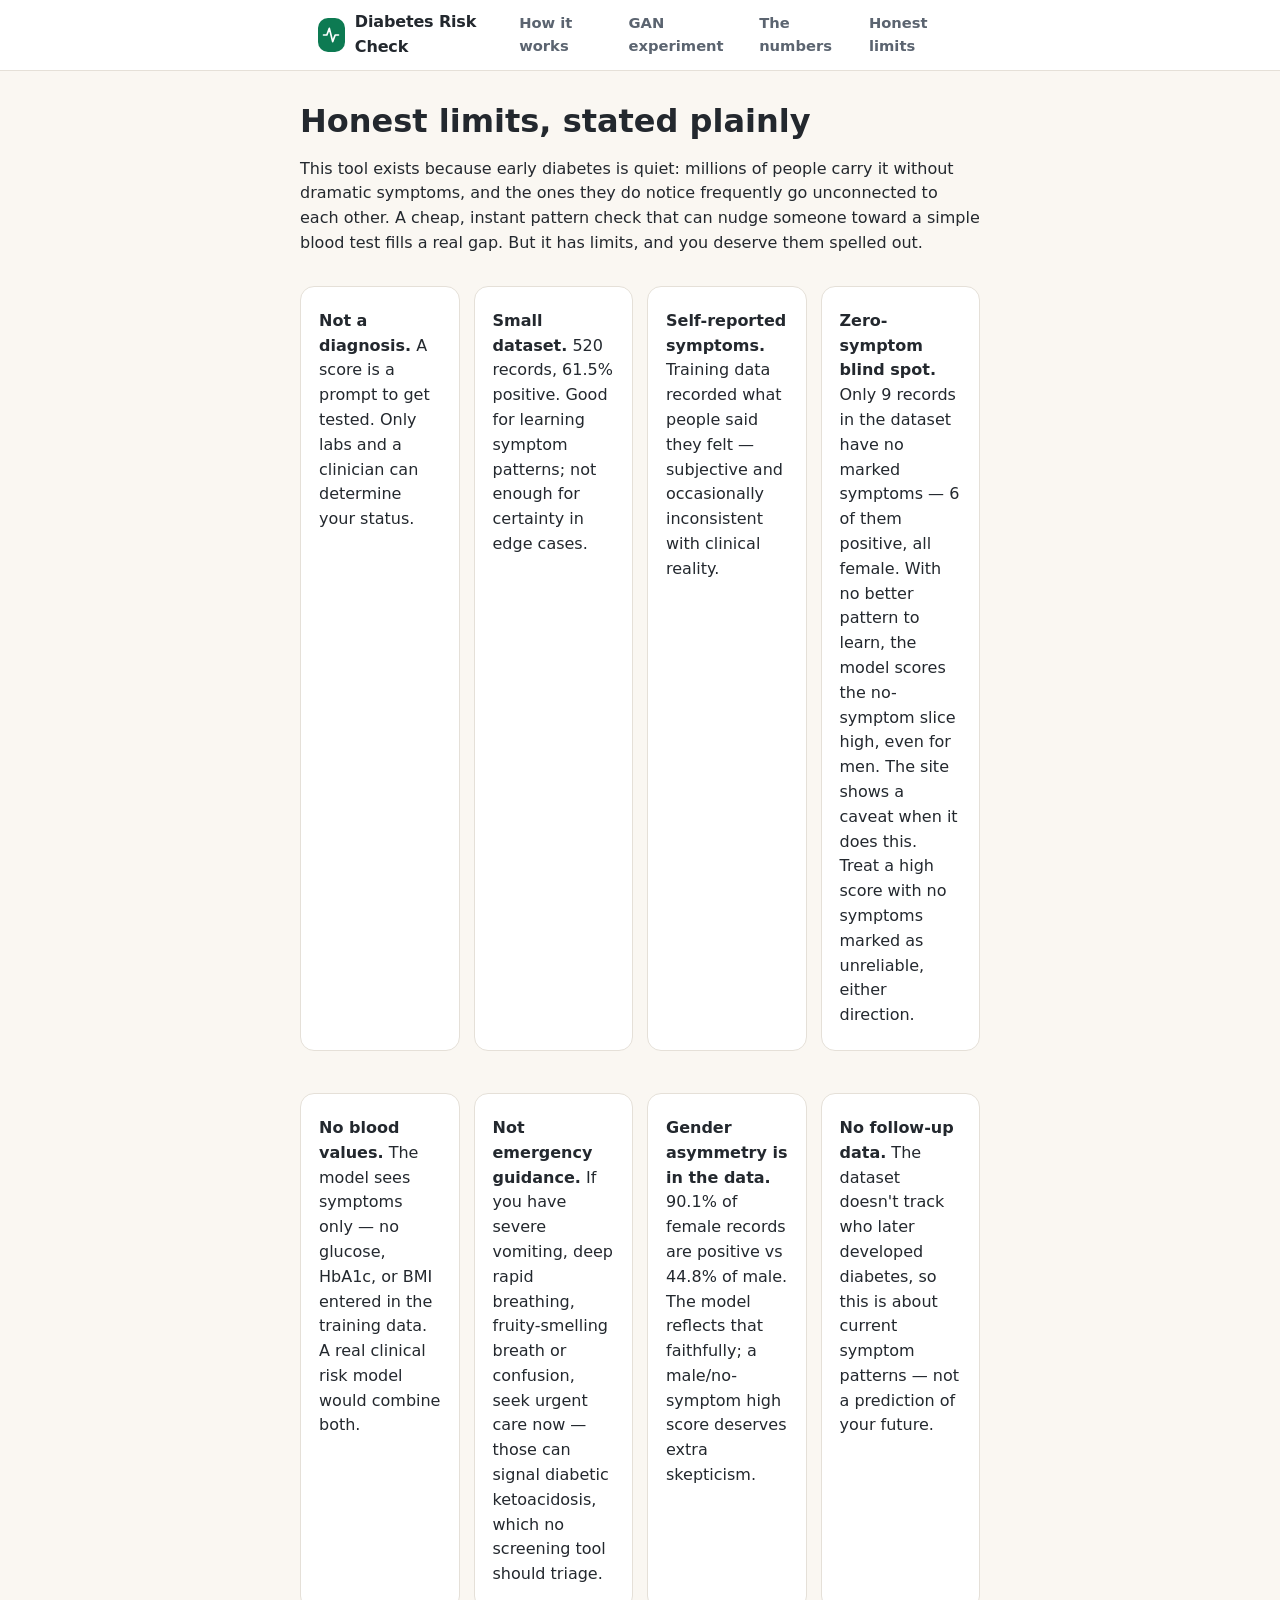
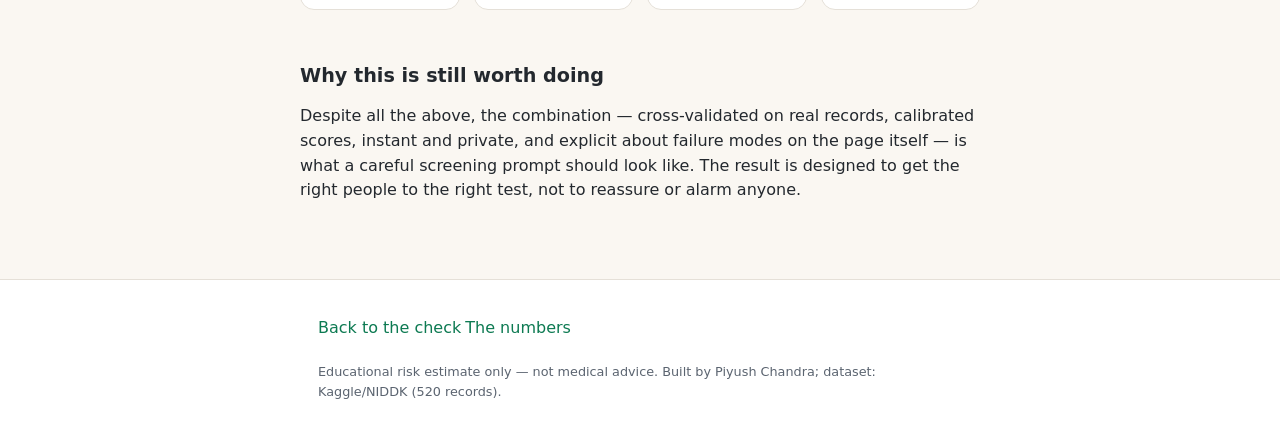
<file: about.html>
<!DOCTYPE html>
<html lang="en">
<head>
<meta charset="utf-8" />
<meta http-equiv="Content-Security-Policy" content="default-src 'self'; script-src 'self'; style-src 'self' 'sha256-YqTIkzn98IchRnLlFIm5povRb4Go0cYF7+3inkD3mM4='; img-src 'self'; font-src 'self'; connect-src 'self'; object-src 'none'; base-uri 'self'" />
<meta name="viewport" content="width=device-width, initial-scale=1" />
<title>Honest limits | Diabetes Risk Check</title>
<meta name="description" content="Why diabetes screening matters, how this ML model was built, and its honest limits: 520 records, self-reported symptoms, not a diagnosis." />
<meta name="keywords" content="diabetes screening importance, machine learning limitations, health AI honest limits, type 2 diabetes risk" />
<link rel="canonical" href="https://diabetes-risk.vercel.app/about" />
<meta property="og:type" content="article" />
<meta property="og:title" content="Honest limits — diabetes risk screening" />
<meta property="og:description" content="Why screening matters, how the model was built, and where it is not trustworthy." />
<meta property="og:url" content="https://diabetes-risk.vercel.app/about" />
<meta property="og:image" content="https://diabetes-risk.vercel.app/og.png" />
<meta name="twitter:card" content="summary_large_image" />
<link rel="icon" href="/favicon.97d865ca.svg" type="image/svg+xml" />
<link rel="stylesheet" href="/styles.c6fb2b03.css" />
<script type="application/ld+json">
{
  "@context": "https://schema.org",
  "@type": "MedicalWebPage",
  "name": "Honest limits — diabetes risk screening",
  "description": "Why diabetes screening matters, how the model was built, and its documented limitations.",
  "disclaimer": "Educational risk estimate only — not a medical diagnosis."
}
</script>
<style>
.prose-block { background: var(--bg-soft); border: 1px solid var(--border); border-radius: var(--radius); padding: 6px 18px; margin: 14px 0; }
.cards { display: grid; gap: 14px; }
@media (min-width: 640px) { .cards { grid-template-columns: repeat(4, 1fr); } }
.sr-only { position: absolute; width: 1px; height: 1px; overflow: hidden; clip: rect(0 0 0 0); }
</style>
</head>
<body>
<header class="site-header">
  <div class="wrap header-inner">
    <a class="brand" href="/"><span class="brand-mark" aria-hidden="true"><svg viewBox="0 0 24 24" width="20" height="20" fill="none" stroke="currentColor" stroke-width="2" stroke-linecap="round" stroke-linejoin="round"><path d="M3 12h4l3-8 4 16 3-8h4"/></svg></span><span class="brand-text"><strong>Diabetes Risk Check</strong></span></a>
    <nav class="site-nav" aria-label="Site"><a href="/how">How it works</a><a href="/gan">GAN experiment</a><a href="/summary">The numbers</a><a href="/about">Honest limits</a></nav>
  </div>
</header>
<main class="wrap prose-page">
  <h1>Honest limits, stated plainly</h1>
  <p>This tool exists because early diabetes is quiet: millions of people carry it without dramatic symptoms, and the ones they do notice frequently go unconnected to each other. A cheap, instant pattern check that can nudge someone toward a simple blood test fills a real gap. But it has limits, and you deserve them spelled out.</p>
  <div class="cards">
    <div class="prose-block"><p><strong>Not a diagnosis.</strong> A score is a prompt to get tested. Only labs and a clinician can determine your status.</p></div>
    <div class="prose-block"><p><strong>Small dataset.</strong> 520 records, 61.5% positive. Good for learning symptom patterns; not enough for certainty in edge cases.</p></div>
    <div class="prose-block"><p><strong>Self-reported symptoms.</strong> Training data recorded what people said they felt — subjective and occasionally inconsistent with clinical reality.</p></div>
    <div class="prose-block"><p><strong>Zero-symptom blind spot.</strong> Only 9 records in the dataset have no marked symptoms — 6 of them positive, all female. With no better pattern to learn, the model scores the no-symptom slice high, even for men. The site shows a caveat when it does this. Treat a high score with no symptoms marked as unreliable, either direction.</p></div>
    <div class="prose-block"><p><strong>No blood values.</strong> The model sees symptoms only — no glucose, HbA1c, or BMI entered in the training data. A real clinical risk model would combine both.</p></div>
    <div class="prose-block"><p><strong>Not emergency guidance.</strong> If you have severe vomiting, deep rapid breathing, fruity-smelling breath or confusion, seek urgent care now — those can signal diabetic ketoacidosis, which no screening tool should triage.</p></div>
    <div class="prose-block"><p><strong>Gender asymmetry is in the data.</strong> 90.1% of female records are positive vs 44.8% of male. The model reflects that faithfully; a male/no-symptom high score deserves extra skepticism.</p></div>
    <div class="prose-block"><p><strong>No follow-up data.</strong> The dataset doesn't track who later developed diabetes, so this is about current symptom patterns — not a prediction of your future.</p></div>
  </div>
  <div class="section-head"><h2>Why this is still worth doing</h2></div>
  <p>Despite all the above, the combination — cross-validated on real records, calibrated scores, instant and private, and explicit about failure modes on the page itself — is what a careful screening prompt should look like. The result is designed to get the right people to the right test, not to reassure or alarm anyone.</p>
</main>
<footer class="site-footer"><div class="wrap footer-inner">
  <nav class="footer-nav"><a href="/">Back to the check</a><a href="/summary">The numbers</a></nav>
  <p class="footer-disclaimer">Educational risk estimate only — not medical advice. Built by Piyush Chandra; dataset: Kaggle/NIDDK (520 records).</p>
</div></footer>
</body>
</html>
</file>
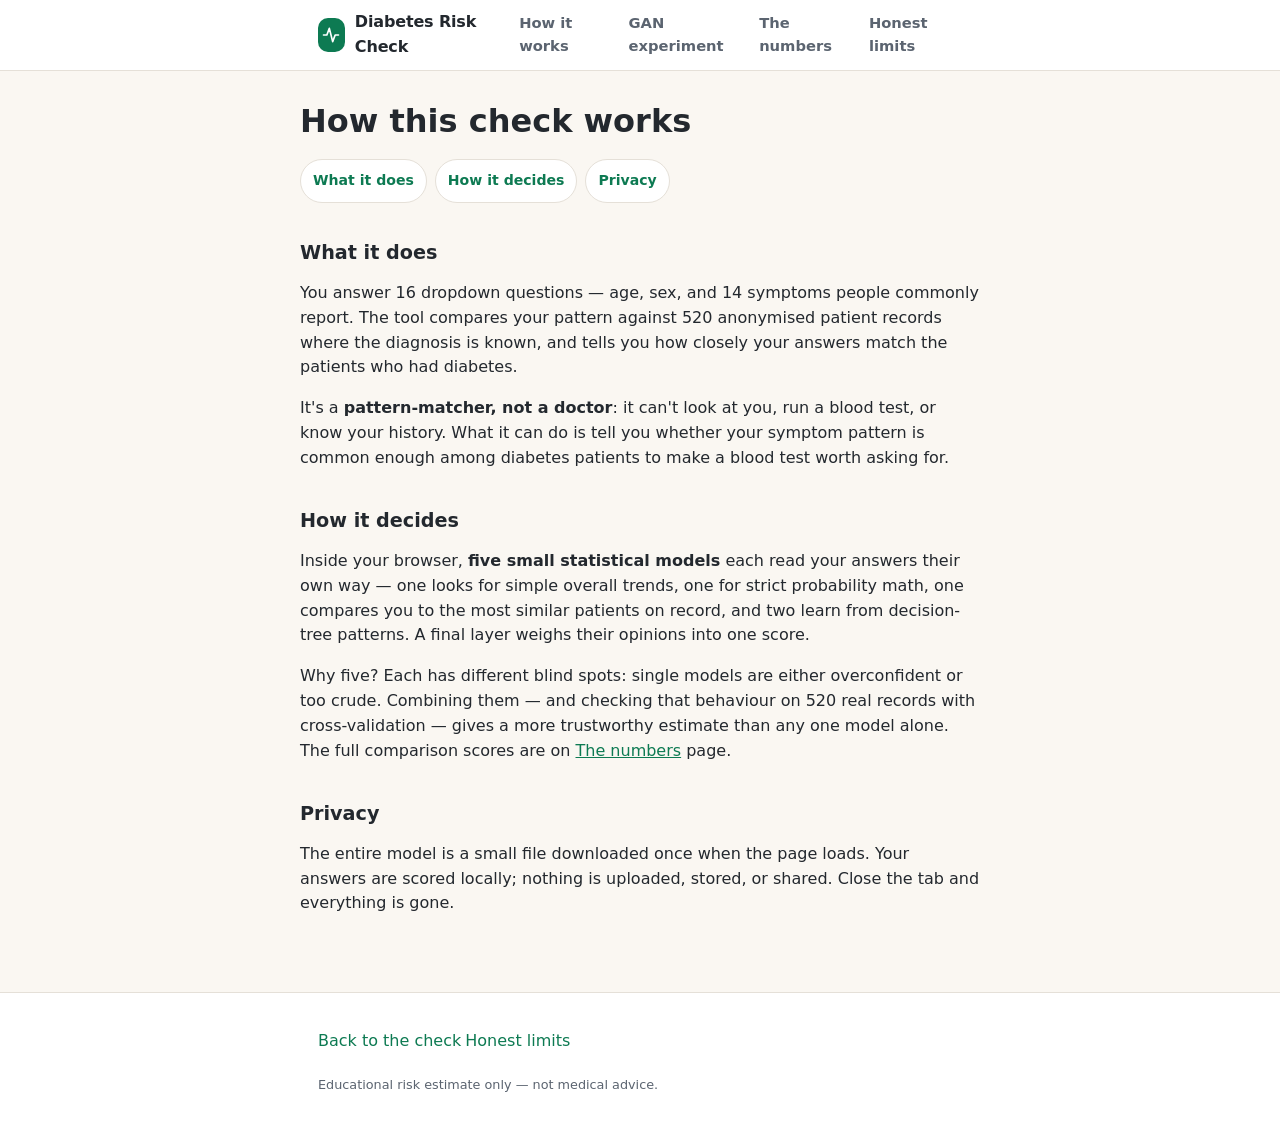
<file: how.html>
<!DOCTYPE html>
<html lang="en">
<head>
<meta charset="utf-8" />
<meta http-equiv="Content-Security-Policy" content="default-src 'self'; script-src 'self'; style-src 'self'; img-src 'self'; font-src 'self'; connect-src 'self'; object-src 'none'; base-uri 'self'" />
<meta name="viewport" content="width=device-width, initial-scale=1" />
<title>How it works — plain-language guide | Diabetes Risk Check</title>
<meta name="description" content="What the check does, how the machine-learning model works in plain words, and what it can't tell you." />
<link rel="canonical" href="https://diabetes-risk.vercel.app/how" />
<meta property="og:type" content="article" />
<meta property="og:title" content="How it works — plain-language guide" />
<meta property="og:description" content="What the check does, how the model works, and what it can't tell you." />
<meta property="og:url" content="https://diabetes-risk.vercel.app/how" />
<meta property="og:image" content="https://diabetes-risk.vercel.app/og.png" />
<meta name="twitter:card" content="summary_large_image" />
<link rel="icon" href="/favicon.97d865ca.svg" type="image/svg+xml" />
<link rel="stylesheet" href="/styles.c6fb2b03.css" />
</head>
<body>
<header class="site-header">
  <div class="wrap header-inner">
    <a class="brand" href="/"><span class="brand-mark" aria-hidden="true"><svg viewBox="0 0 24 24" width="20" height="20" fill="none" stroke="currentColor" stroke-width="2" stroke-linecap="round" stroke-linejoin="round"><path d="M3 12h4l3-8 4 16 3-8h4"/></svg></span><span class="brand-text"><strong>Diabetes Risk Check</strong></span></a>
    <nav class="site-nav" aria-label="Site"><a href="/how">How it works</a><a href="/gan">GAN experiment</a><a href="/summary">The numbers</a><a href="/about">Honest limits</a></nav>
  </div>
</header>
<main class="wrap prose-page">
  <h1>How this check works</h1>
  <nav class="toc" aria-label="On this page"><a href="#what">What it does</a><a href="#model">How it decides</a><a href="#privacy">Privacy</a></nav>

  <h2 id="what">What it does</h2>
  <p>You answer 16 dropdown questions — age, sex, and 14 symptoms people commonly report. The tool compares your pattern against 520 anonymised patient records where the diagnosis is known, and tells you how closely your answers match the patients who had diabetes.</p>
  <p>It's a <strong>pattern-matcher, not a doctor</strong>: it can't look at you, run a blood test, or know your history. What it can do is tell you whether your symptom pattern is common enough among diabetes patients to make a blood test worth asking for.</p>

  <h2 id="model">How it decides</h2>
  <p>Inside your browser, <strong>five small statistical models</strong> each read your answers their own way — one looks for simple overall trends, one for strict probability math, one compares you to the most similar patients on record, and two learn from decision-tree patterns. A final layer weighs their opinions into one score.</p>
  <p>Why five? Each has different blind spots: single models are either overconfident or too crude. Combining them — and checking that behaviour on 520 real records with cross-validation — gives a more trustworthy estimate than any one model alone. The full comparison scores are on <a href="/summary">The numbers</a> page.</p>

  <h2 id="privacy">Privacy</h2>
  <p>The entire model is a small file downloaded once when the page loads. Your answers are scored locally; nothing is uploaded, stored, or shared. Close the tab and everything is gone.</p>
</main>
<footer class="site-footer"><div class="wrap footer-inner">
  <nav class="footer-nav"><a href="/">Back to the check</a><a href="/about">Honest limits</a></nav>
  <p class="footer-disclaimer">Educational risk estimate only — not medical advice.</p>
</div></footer>
</body>
</html>
</file>
<file: styles.c6fb2b03.css>
/* ==========================================================================
   styles.css — minimal, warm, mobile-first.
   System fonts, one accent, no framework. Dark-mode aware.
   ========================================================================== */
:root {
  --bg: #faf7f2;
  --bg-soft: #ffffff;
  --bg-tint: #ecf5ef;
  --fg: #23282e;
  --fg-muted: #5b6470;
  --accent: #0d7a52;
  --accent-ink: #ffffff;
  --accent-soft: #d9efe3;
  --border: #e5e0d8;
  --border-strong: #cfc9bf;
  --risk: #b0342e;
  --ok: #1a6b4a;
  --warn: #946300;
  --radius: 14px;
}
@media (prefers-color-scheme: dark) {
  :root {
    --bg: #17191d;
    --bg-soft: #1f2227;
    --bg-tint: #20302a;
    --fg: #eceff3;
    --fg-muted: #a3ab b5;
    --accent: #3fb27f;
    --accent-ink: #10241b;
    --accent-soft: #244638;
    --border: #31363d;
    --border-strong: #454b54;
    --risk: #e07b76;
    --ok: #6fd0a5;
    --warn: #d9a441;
  }
}

* { box-sizing: border-box; }
html { -webkit-text-size-adjust: 100%; }
body {
  margin: 0; background: var(--bg); color: var(--fg);
  font: 16px/1.55 system-ui, -apple-system, "Segoe UI", Roboto, sans-serif;
}
.wrap { max-width: 680px; margin: 0 auto; padding: 0 18px; }
.muted { color: var(--fg-muted); }
h1, h2, h3 { line-height: 1.25; margin: 0 0 8px; }

.skip-link {
  position: absolute; left: -9999px; background: var(--accent); color: var(--accent-ink);
  padding: 12px 16px; border-radius: 0 0 8px 0; z-index: 99; text-decoration: none;
}
.skip-link:focus { left: 0; }
.noscript-notice {
  background: #fff7e8; border: 2px solid var(--warn); color: var(--fg);
  border-radius: 12px; padding: 14px 16px; margin: 12px 0; font-weight: 600;
}

/* header -------------------------------------------------------------- */
.site-header { background: var(--bg-soft); border-bottom: 1px solid var(--border); position: sticky; top: 0; z-index: 20; }
.header-inner { display: flex; align-items: center; justify-content: space-between; gap: 12px; min-height: 60px; }
.brand { display: flex; align-items: center; gap: 10px; text-decoration: none; color: var(--fg); }
.brand-mark {
  display: grid; place-items: center; width: 34px; height: 34px;
  border-radius: 10px; background: var(--accent); color: var(--accent-ink);
}
.brand-text strong { font-size: 1rem; letter-spacing: -.01em; }
.site-nav { display: flex; gap: 8px; }
.site-nav a {
  color: var(--fg-muted); text-decoration: none; font-size: .92rem; font-weight: 600;
  padding: 12px 10px; min-height: 44px; display: inline-flex; align-items: center; border-radius: 8px;
}
.site-nav a:hover { color: var(--fg); }
@media (max-width: 640px) {
  .header-inner { flex-wrap: wrap; padding: 8px 0; row-gap: 0; }
  .site-nav { gap: 2px; width: 100%; justify-content: flex-start; }
  .site-nav a { font-size: .84rem; padding: 12px 8px; }
}

/* hero ---------------------------------------------------------------- */
.hero { padding: clamp(36px, 7vw, 64px) 0 clamp(24px, 4vw, 40px); }
.eyebrow {
  color: var(--accent); font-weight: 700; font-size: .9rem; letter-spacing: .01em; margin: 0 0 10px;
}
.hero h1 { font-size: clamp(1.7rem, 5.5vw, 2.4rem); margin-bottom: 12px; }
.hero-sub { color: var(--fg-muted); font-size: 1.06rem; max-width: 56ch; margin: 0 0 16px; }
.reassure { list-style: none; padding: 0; margin: 0; display: grid; gap: 6px; }
.reassure li { padding-left: 26px; position: relative; }
.reassure li::before { content: "✓"; position: absolute; left: 0; color: var(--accent); font-weight: 800; }

/* form ---------------------------------------------------------------- */
.assessor { padding-bottom: 40px; }
form { background: var(--bg-soft); border: 1px solid var(--border); border-radius: var(--radius); padding: 22px 20px 18px; }
.group-heading { font-size: 1.05rem; margin: 20px 0 4px; }
.field { margin-bottom: 16px; }
.field label { display: block; font-weight: 650; margin-bottom: 5px; }
.field select, .field input {
  width: 100%; min-height: 48px; padding: 10px 12px;
  border: 1.5px solid var(--border-strong); border-radius: 10px;
  background: var(--bg); color: var(--fg); font: inherit;
}
.field select:focus-visible, .field input:focus-visible, .btn:focus-visible, a:focus-visible {
  outline: 3px solid var(--accent); outline-offset: 2px;
}
.hint { color: var(--fg-muted); font-size: .84rem; margin: 4px 0 0; }
.form-footnote { margin: 6px 0 14px; }
.btn {
  font: inherit; font-weight: 700; border: none; cursor: pointer;
  border-radius: 12px; padding: 14px 22px; min-height: 50px;
}
.btn-primary { background: var(--accent); color: var(--accent-ink); width: 100%; }
.btn-primary:hover { filter: brightness(1.08); }
.btn-small {
  min-height: 44px; padding: 9px 16px; border-radius: 10px; font-size: .9rem;
  background: var(--accent-soft); color: var(--fg);
}
.form-status { min-height: 1.2em; color: var(--risk); font-weight: 650; }
.model-note { color: var(--fg-muted); font-size: .84rem; margin: 8px 0 0; }

/* result -------------------------------------------------------------- */
.result { padding-bottom: 56px; }
.result-card { background: var(--bg-soft); border: 1px solid var(--border); border-radius: var(--radius); padding: 24px 20px; }
.result-head { display: flex; gap: 18px; align-items: center; margin-bottom: 16px; }
.result-pct { font-size: clamp(2.4rem, 9vw, 3.4rem); font-weight: 800; margin: 0; line-height: 1; }
.result-sub { color: var(--fg-muted); margin: 2px 0 0; }
.result-grid { display: grid; gap: 18px; }
@media (min-width: 640px) { .result-grid { grid-template-columns: 1fr 1fr; } }
.result-block h3 { font-size: .98rem; margin-bottom: 8px; }
.factor-list { list-style: none; padding: 0; margin: 0; display: grid; gap: 10px; }
.factor-list li { display: grid; gap: 4px; }
.factor-name { font-weight: 600; font-size: .93rem; }
.factor-bar { height: 8px; border-radius: 999px; background: var(--border); overflow: hidden; display: block; }
.factor-fill { display: block; height: 100%; background: var(--accent); border-radius: 999px; }
.next-steps { padding-left: 22px; margin: 0; display: grid; gap: 8px; font-size: .95rem; }
.disclaimer { color: var(--fg-muted); font-size: .84rem; margin-top: 12px; border-top: 1px dashed var(--border-strong); padding-top: 10px; }

/* assistant ----------------------------------------------------------- */
.ask-assistant { margin-top: 18px; border-top: 1px solid var(--border); padding-top: 16px; }
.chat-chips { display: flex; flex-wrap: wrap; gap: 7px; margin: 10px 0; }
.chip {
  border: 1px solid var(--border-strong); background: var(--bg); color: var(--fg);
  border-radius: 999px; padding: 10px 14px; min-height: 44px;
  font: inherit; font-size: .82rem; font-weight: 600; cursor: pointer;
}
.chip:hover { border-color: var(--accent); background: var(--accent-soft); }
.chat-form { display: flex; gap: 8px; }
.chat-form input {
  flex: 1; min-height: 48px; padding: 10px 12px; border: 1.5px solid var(--border-strong);
  border-radius: 10px; background: var(--bg); color: var(--fg); font: inherit;
}
#chat-log { display: grid; gap: 8px; margin-top: 12px; }
.chat-msg { padding: 10px 13px; border-radius: 12px; max-width: 85%; font-size: .92rem; }
.bot-msg { background: var(--bg-tint); justify-self: start; }
.user-msg { background: var(--accent-soft); justify-self: end; }

/* footer -------------------------------------------------------------- */
.site-footer { border-top: 1px solid var(--border); padding: 26px 0 34px; background: var(--bg-soft); }
.footer-inner { display: grid; gap: 12px; }
.footer-title { font-weight: 700; margin: 0 0 2px; }
.footer-note { font-size: .88rem; color: var(--fg-muted); margin: 0; }
.footer-note a, .disclaimer a, .hint a, .footer-nav a {
  color: var(--accent); text-decoration: none; padding: 8px 0; display: inline-flex; align-items: center; min-height: 44px;
}
.footer-nav { display: flex; flex-wrap: wrap; gap: 4px; }
.footer-disclaimer { font-size: .8rem; color: var(--fg-muted); margin: 0; max-width: 80ch; }

/* prose pages (how/summary/about) ------------------------------------- */
.prose-page { padding: 30px 0 60px; }
.prose-page h1 { font-size: clamp(1.5rem, 4.5vw, 2rem); }
.prose-page h2 { font-size: 1.2rem; margin-top: 2em; }
.prose-page p, .prose-page li { max-width: 72ch; }
.prose-page a { color: var(--accent); }
.prose-block { background: var(--bg-soft); border: 1px solid var(--border); border-radius: var(--radius); padding: 6px 18px; margin: 14px 0; }
.cards { display: grid; gap: 14px; }
@media (min-width: 640px) { .cards { grid-template-columns: repeat(4, 1fr); } }
.sr-only { position: absolute; width: 1px; height: 1px; overflow: hidden; clip: rect(0 0 0 0); white-space: nowrap; }
.toc { display: flex; flex-wrap: wrap; gap: 8px; margin: 18px 0 6px; }
.toc a {
  font-size: .88rem; font-weight: 600; text-decoration: none;
  color: var(--accent); background: var(--bg-soft); border: 1px solid var(--border);
  padding: 8px 12px; min-height: 44px; display: inline-flex; align-items: center; border-radius: 999px;
}
.table-scroll { overflow-x: auto; }
.model-table { width: 100%; border-collapse: collapse; font-size: .86rem; }
.model-table th, .model-table td { text-align: left; padding: 8px 10px; border-bottom: 1px solid var(--border); }
.model-table thead th { position: sticky; top: 60px; background: var(--bg-soft); }
.row-ensemble { background: var(--bg-tint); font-weight: 700; }
.card-value { font-size: 1.5rem; font-weight: 800; margin: .2em 0; }
.why-card h3 { font-size: 1rem; }
.section-head { margin: 40px 0 16px; }
@media (prefers-reduced-motion: reduce) {
  *, *::before, *::after { animation-duration: .01ms !important; transition-duration: .01ms !important; scroll-behavior: auto !important; }
}
</file>
